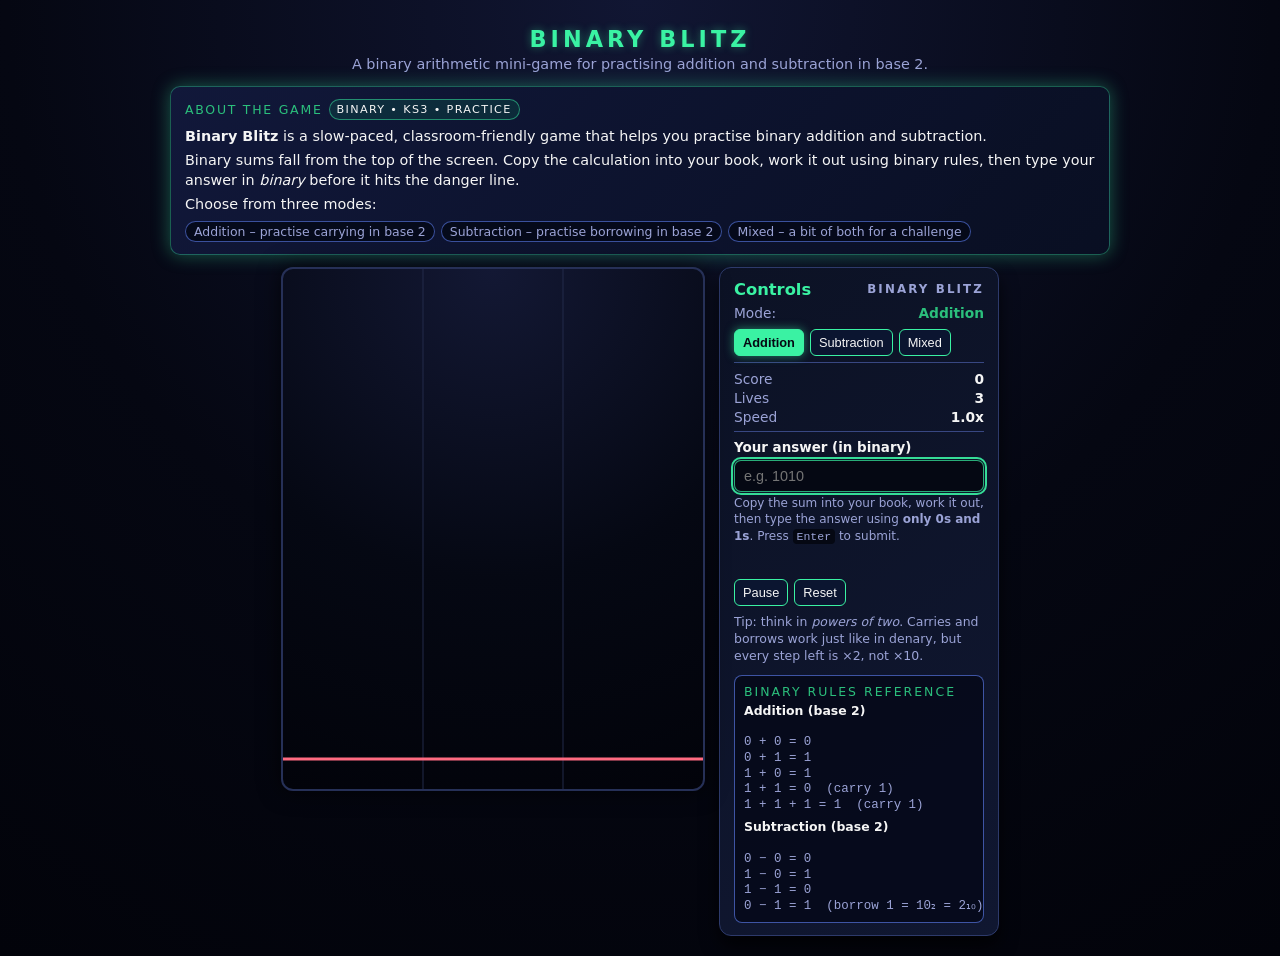
<file: binary.html>
<!DOCTYPE html>
<html lang="en">
<head>
  <meta charset="UTF-8">
  <title>Binary Blitz</title>
  <style>
    :root {
      --bg-main: #050712;
      --bg-panel: #0f1428;
      --bg-panel-alt: #121933;
      --accent: #3af2a3;
      --accent-soft: #2bbf7c;
      --danger: #ff6b81;
      --text-main: #f5f5f5;
      --text-muted: #9ba3d6;
      --grid-line: #222b4a;
      --shadow-glow: 0 0 18px rgba(58, 242, 163, 0.35);
    }

    * { box-sizing: border-box; }

    body {
      font-family: system-ui, -apple-system, BlinkMacSystemFont, "Segoe UI", sans-serif;
      background: radial-gradient(circle at top, #111633 0, #050712 55%, #02030a 100%);
      color: var(--text-main);
      display: flex;
      flex-direction: column;
      align-items: center;
      margin: 0;
      padding: 20px;
      min-height: 100vh;
    }

    h1 {
      margin: 6px 0 0;
      letter-spacing: 0.18em;
      font-size: 1.4rem;
      text-transform: uppercase;
      color: var(--accent);
      text-shadow: 0 0 8px rgba(58, 242, 163, 0.4);
    }

    #subtitle {
      margin: 4px 0 14px;
      font-size: 0.9rem;
      color: var(--text-muted);
    }

    #shell {
      display: flex;
      flex-direction: column;
      gap: 12px;
      max-width: 940px;
      width: 100%;
      align-items: stretch;
    }

    #topRow {
      display: flex;
      gap: 12px;
      flex-wrap: wrap;
      align-items: stretch;
    }

    #aboutPanel {
      flex: 1 1 260px;
      padding: 12px 14px;
      border-radius: 10px;
      background: linear-gradient(135deg, rgba(18, 25, 60, 0.95), rgba(9, 15, 35, 0.98));
      border: 1px solid rgba(58, 242, 163, 0.35);
      box-shadow: var(--shadow-glow);
      font-size: 0.9rem;
    }

    #aboutTitle {
      display: flex;
      align-items: center;
      gap: 6px;
      margin-bottom: 6px;
    }

    #aboutTitle span {
      font-size: 0.78rem;
      color: var(--accent-soft);
      text-transform: uppercase;
      letter-spacing: 0.14em;
    }

    #gameTag {
      display: inline-flex;
      align-items: center;
      gap: 4px;
      padding: 3px 7px;
      border-radius: 999px;
      background: rgba(3, 205, 118, 0.12);
      border: 1px solid rgba(58, 242, 163, 0.5);
      font-size: 0.7rem;
      text-transform: uppercase;
      letter-spacing: 0.12em;
    }

    #aboutPanel p { margin: 4px 0; line-height: 1.4; }

    #modeChips {
      margin-top: 6px;
      display: flex;
      flex-wrap: wrap;
      gap: 6px;
      font-size: 0.78rem;
      color: var(--text-muted);
    }

    .chip {
      padding: 2px 8px;
      border-radius: 999px;
      background: rgba(5, 9, 25, 0.9);
      border: 1px solid rgba(72, 98, 189, 0.8);
    }

    #gameContainer {
      display: flex;
      gap: 14px;
      flex-wrap: wrap;
      justify-content: center;
      align-items: flex-start;
    }

    #canvasWrapper { position: relative; flex: 0 1 420px; }

    canvas {
      background: radial-gradient(circle at top, #131834 0, #050813 55%, #02030a 100%);
      border-radius: 12px;
      border: 2px solid #263057;
      box-shadow: 0 0 22px rgba(0, 0, 0, 0.7);
    }

    #uiPanel {
      flex: 0 1 260px;
      max-width: 280px;
      padding: 12px 14px;
      background: linear-gradient(145deg, #0c1225, #101731);
      border-radius: 12px;
      border: 1px solid #2d3a6b;
      box-shadow: 0 10px 18px rgba(0,0,0,0.7);
      font-size: 0.92rem;
    }

    #uiPanel h2 {
      margin: 0 0 6px;
      font-size: 1.02rem;
      color: var(--accent);
      display: flex;
      align-items: center;
      justify-content: space-between;
    }

    #uiPanel h2 span {
      font-size: 0.74rem;
      text-transform: uppercase;
      letter-spacing: 0.18em;
      color: var(--text-muted);
    }

    .divider {
      border-top: 1px solid rgba(61, 77, 140, 0.9);
      margin: 6px 0 8px;
    }

    .statRow {
      display: flex;
      justify-content: space-between;
      font-size: 0.86rem;
      margin: 3px 0;
    }

    .statLabel { color: var(--text-muted); }
    .statValue { font-weight: 600; }
    #modeLabel { color: var(--accent-soft); }

    .btn-row {
      margin: 8px 0 4px;
      display: flex;
      flex-wrap: wrap;
      gap: 6px;
    }

    button {
      padding: 5px 8px;
      border-radius: 6px;
      border: 1px solid #3af2a3;
      background: #0b1530;
      color: var(--text-main);
      cursor: pointer;
      font-size: 0.8rem;
      transition: background 0.12s ease, transform 0.08s ease, box-shadow 0.12s;
    }

    button.active {
      background: var(--accent);
      color: #050813;
      font-weight: 600;
      box-shadow: 0 0 10px rgba(58, 242, 163, 0.5);
    }

    button:hover { filter: brightness(1.1); transform: translateY(-1px); }
    button:active { transform: translateY(0); box-shadow: none; }

    label {
      font-size: 0.84rem;
      margin-top: 4px;
      display: block;
    }

    #answerInput {
      width: 100%;
      padding: 7px 9px;
      border-radius: 7px;
      border: 1px solid rgba(58, 242, 163, 0.7);
      background: #050813;
      color: var(--text-main);
      font-size: 0.9rem;
      margin: 5px 0 3px;
    }

    #answerInput:focus {
      outline: 2px solid rgba(58, 242, 163, 0.9);
      outline-offset: 1px;
    }

    .hint {
      font-size: 0.75rem;
      color: var(--text-muted);
      margin-bottom: 6px;
      line-height: 1.4;
    }

    .hint code {
      background: #050813;
      padding: 1px 4px;
      border-radius: 4px;
      font-size: 0.72rem;
    }

    #message {
      min-height: 20px;
      font-size: 0.8rem;
      margin-top: 3px;
    }
    #message.good { color: var(--accent); }
    #message.bad  { color: var(--danger); }

    #footer {
      margin-top: 8px;
      font-size: 0.78rem;
      color: var(--text-muted);
      text-align: left;
      line-height: 1.35;
    }

    #footer code {
      background: #050813;
      padding: 1px 4px;
      border-radius: 4px;
    }

    /* Rules reference styling */
    #rulesRef {
      margin-top: 10px;
      padding: 8px 9px;
      border-radius: 8px;
      background: rgba(5, 9, 25, 0.85);
      border: 1px solid rgba(72, 98, 189, 0.85);
      font-size: 0.78rem;
    }

    #rulesRefTitle {
      font-size: 0.78rem;
      text-transform: uppercase;
      letter-spacing: 0.16em;
      color: var(--accent-soft);
      margin-bottom: 4px;
    }

    .rulesBlock { margin-top: 4px; }
    .rulesHeading { font-weight: 600; color: var(--text-main); margin-bottom: 2px; }

    .rulesLines {
      font-family: "Consolas", "Courier New", monospace;
      line-height: 1.25;
      color: var(--text-muted);
      white-space: pre;
    }

    @media (max-width: 780px) {
      #gameContainer {
        flex-direction: column;
        align-items: center;
      }
      #uiPanel {
        max-width: 420px;
        width: 100%;
      }
    }
  </style>
</head>
<body>
  <h1>Binary Blitz</h1>
  <div id="subtitle">A binary arithmetic mini-game for practising addition and subtraction in base&nbsp;2.</div>

  <div id="shell">
    <div id="topRow">
      <section id="aboutPanel">
        <div id="aboutTitle">
          <span>About the game</span>
          <div id="gameTag">Binary • KS3 • Practice</div>
        </div>
        <p><strong>Binary Blitz</strong> is a slow-paced, classroom-friendly game that helps you practise binary addition and subtraction.</p>
        <p>Binary sums fall from the top of the screen. Copy the calculation into your book, work it out using binary rules, then type your answer in <em>binary</em> before it hits the danger line.</p>
        <p>Choose from three modes:</p>
        <div id="modeChips">
          <div class="chip">Addition – practise carrying in base 2</div>
          <div class="chip">Subtraction – practise borrowing in base 2</div>
          <div class="chip">Mixed – a bit of both for a challenge</div>
        </div>
      </section>
    </div>

    <div id="gameContainer">
      <div id="canvasWrapper">
        <canvas id="gameCanvas" width="420" height="520"></canvas>
      </div>

      <aside id="uiPanel">
        <h2>
          Controls
          <span>Binary Blitz</span>
        </h2>
        <div class="statRow">
          <div class="statLabel">Mode:</div>
          <div class="statValue" id="modeLabel">Addition</div>
        </div>
        <div class="btn-row">
          <button id="addModeBtn" class="active">Addition</button>
          <button id="subModeBtn">Subtraction</button>
          <button id="mixedModeBtn">Mixed</button>
        </div>

        <div class="divider"></div>

        <div class="statRow">
          <div class="statLabel">Score</div>
          <div class="statValue" id="scoreSpan">0</div>
        </div>
        <div class="statRow">
          <div class="statLabel">Lives</div>
          <div class="statValue" id="livesSpan">3</div>
        </div>
        <div class="statRow">
          <div class="statLabel">Speed</div>
          <div class="statValue" id="speedSpan">1.0x</div>
        </div>

        <div class="divider"></div>

        <label for="answerInput"><strong>Your answer (in binary)</strong></label>
        <input id="answerInput" autocomplete="off" placeholder="e.g. 1010" />
        <div class="hint">
          Copy the sum into your book, work it out, then type the answer using <strong>only 0s and 1s</strong>.
          Press <code>Enter</code> to submit.
        </div>

        <div id="message"></div>

        <div class="btn-row">
          <button id="pauseBtn">Pause</button>
          <button id="resetBtn">Reset</button>
        </div>

        <div id="footer">
          Tip: think in <em>powers of two</em>. Carries and borrows work just like in denary, but every step left is ×2, not ×10.
        </div>

        <!-- Rules reference block -->
        <div id="rulesRef">
          <div id="rulesRefTitle">Binary rules reference</div>

          <div class="rulesBlock">
            <div class="rulesHeading">Addition (base 2)</div>
            <div class="rulesLines">
0 + 0 = 0
0 + 1 = 1
1 + 0 = 1
1 + 1 = 0  (carry 1)
1 + 1 + 1 = 1  (carry 1)</div>
          </div>

          <div class="rulesBlock" style="margin-top:6px;">
            <div class="rulesHeading">Subtraction (base 2)</div>
            <div class="rulesLines">
0 − 0 = 0
1 − 0 = 1
1 − 1 = 0
0 − 1 = 1  (borrow 1 = 10₂ = 2₁₀)</div>
          </div>
        </div>
      </aside>
    </div>
  </div>

  <script>
    const canvas = document.getElementById('gameCanvas');
    const ctx = canvas.getContext('2d');

    const answerInput = document.getElementById('answerInput');
    const scoreSpan = document.getElementById('scoreSpan');
    const livesSpan = document.getElementById('livesSpan');
    const speedSpan = document.getElementById('speedSpan');
    const messageEl = document.getElementById('message');
    const modeLabel = document.getElementById('modeLabel');

    const addBtn = document.getElementById('addModeBtn');
    const subBtn = document.getElementById('subModeBtn');
    const mixedBtn = document.getElementById('mixedModeBtn');
    const pauseBtn = document.getElementById('pauseBtn');
    const resetBtn = document.getElementById('resetBtn');

    const MODES = { ADD: 'add', SUB: 'sub', MIXED: 'mixed' };
    let mode = MODES.ADD;

    let score = 0;
    let lives = 3;
    let speed = 1;
    let spawnInterval = 9000;
    let lastSpawn = 0;
    let lastTime = 0;
    let paused = false;

    const problems = [];
    const laneCount = 3;
    const laneWidth = canvas.width / laneCount;

    function randomInt(min, max) {
      return Math.floor(Math.random() * (max - min + 1)) + min;
    }

    function toBinary(n) { return n.toString(2); }
    function padBinary(bin, width) { return bin.padStart(width, '0'); }

    function generateProblem() {
      const bits = randomInt(3, 5);
      const maxVal = Math.pow(2, bits) - 1;

      let op;
      if (mode === MODES.MIXED) {
        op = Math.random() < 0.5 ? '+' : '-';
      } else if (mode === MODES.ADD) {
        op = '+';
      } else {
        op = '-';
      }

      let a, b, result;
      if (op === '+') {
        a = randomInt(0, Math.floor(maxVal / 2));
        b = randomInt(0, Math.floor(maxVal / 2));
        result = a + b;
      } else {
        a = randomInt(Math.floor(maxVal / 2), maxVal);
        b = randomInt(0, a);
        result = a - b;
      }

      const aBin = padBinary(toBinary(a), bits);
      const bBin = padBinary(toBinary(b), bits);
      const rBin = toBinary(result);

      const expr = aBin + ' ' + op + ' ' + bBin;
      const lane = randomInt(0, laneCount - 1);

      problems.push({
        a, b, op,
        expr,
        answer: rBin,
        lane,
        y: -40,
        speed: 10 + speed * 2
      });
    }

    function setMessage(text, good=false) {
      messageEl.textContent = text;
      messageEl.className = good ? 'good' : (text ? 'bad' : '');
    }

    function update(dt) {
      if (paused) return;

      if (problems.length === 0 && performance.now() - lastSpawn > spawnInterval) {
        generateProblem();
        lastSpawn = performance.now();
      }

      for (let p of problems) {
        p.y += p.speed * dt;
      }

      for (let i = problems.length - 1; i >= 0; i--) {
        if (problems[i].y > canvas.height - 40) {
          problems.splice(i, 1);
          lives--;
          livesSpan.textContent = lives;
          setMessage('Missed one! Life lost.', false);
          if (lives <= 0) gameOver();
        }
      }

      if (score > 10) speed = 1.1;
      if (score > 25) speed = 1.2;
      speedSpan.textContent = speed.toFixed(1) + 'x';
    }

    function draw() {
      ctx.clearRect(0, 0, canvas.width, canvas.height);

      ctx.strokeStyle = '#222b4a';
      ctx.lineWidth = 1;
      for (let i = 1; i < laneCount; i++) {
        const x = i * laneWidth;
        ctx.beginPath();
        ctx.moveTo(x, 0);
        ctx.lineTo(x, canvas.height);
        ctx.stroke();
      }

      for (let p of problems) {
        const x = p.lane * laneWidth;
        const y = p.y;
        const w = laneWidth - 8;
        const h = 40;

        ctx.fillStyle = '#151e3b';
        ctx.strokeStyle = '#3af2a3';
        ctx.lineWidth = 2;
        ctx.beginPath();
        if (ctx.roundRect) {
          ctx.roundRect(x + 4, y, w, h, 7);
        } else {
          ctx.rect(x + 4, y, w, h);
        }
        ctx.fill();
        ctx.stroke();

        ctx.fillStyle = '#f5f5f5';
        ctx.font = '16px system-ui';
        ctx.textAlign = 'center';
        ctx.textBaseline = 'middle';
        ctx.fillText(p.expr, x + laneWidth / 2, y + h / 2);
      }

      ctx.strokeStyle = '#ff6b81';
      ctx.lineWidth = 3;
      ctx.beginPath();
      ctx.moveTo(0, canvas.height - 30);
      ctx.lineTo(canvas.width, canvas.height - 30);
      ctx.stroke();
    }

    function gameLoop(timestamp) {
      const dt = (timestamp - lastTime) / 1000;
      lastTime = timestamp;
      update(dt);
      draw();
      requestAnimationFrame(gameLoop);
    }

    function checkAnswer() {
      const input = answerInput.value.trim();
      if (!input) return;
      if (!/^[01]+$/.test(input)) {
        setMessage('Only 0s and 1s allowed in binary.', false);
        return;
      }

      if (problems.length === 0) {
        setMessage('No falling sums yet — wait for the next one.', false);
        return;
      }

      let target = problems[0];
      for (let p of problems) {
        if (p.y > target.y) target = p;
      }

      const cleanedInput  = input.replace(/^0+/, '') || '0';
      const cleanedAnswer = target.answer.replace(/^0+/, '') || '0';

      if (cleanedInput === cleanedAnswer) {
        score += 1;
        scoreSpan.textContent = score;
        const index = problems.indexOf(target);
        if (index !== -1) problems.splice(index, 1);
        setMessage('✅ Correct! Nice binary work.', true);
        answerInput.value = '';
      } else {
        setMessage('❌ Not quite. Try again!', false);
      }
    }

    function gameOver() {
      paused = true;
      setMessage('Game over! Press Reset to play again.', false);
    }

    function resetGame() {
      score = 0;
      lives = 3;
      speed = 1;
      spawnInterval = 9000;
      lastSpawn = performance.now();
      problems.length = 0;
      paused = false;
      scoreSpan.textContent = score;
      livesSpan.textContent = lives;
      speedSpan.textContent = speed.toFixed(1) + 'x';
      setMessage('');
    }

    answerInput.addEventListener('keydown', e => {
      if (e.key === 'Enter') checkAnswer();
    });

    pauseBtn.addEventListener('click', () => {
      paused = !paused;
      pauseBtn.textContent = paused ? 'Resume' : 'Pause';
      setMessage(paused ? 'Paused.' : '', false);
    });

    resetBtn.addEventListener('click', resetGame);

    function setMode(newMode) {
      mode = newMode;
      addBtn.classList.toggle('active', mode === MODES.ADD);
      subBtn.classList.toggle('active', mode === MODES.SUB);
      mixedBtn.classList.toggle('active', mode === MODES.MIXED);

      modeLabel.textContent =
        mode === MODES.ADD ? 'Addition' :
        mode === MODES.SUB ? 'Subtraction' : 'Mixed';

      resetGame();
    }

    addBtn.addEventListener('click', () => setMode(MODES.ADD));
    subBtn.addEventListener('click', () => setMode(MODES.SUB));
    mixedBtn.addEventListener('click', () => setMode(MODES.MIXED));

    resetGame();
    answerInput.focus();
    requestAnimationFrame(t => { lastTime = t; gameLoop(t); });
  </script>
</body>
</html>
</file>
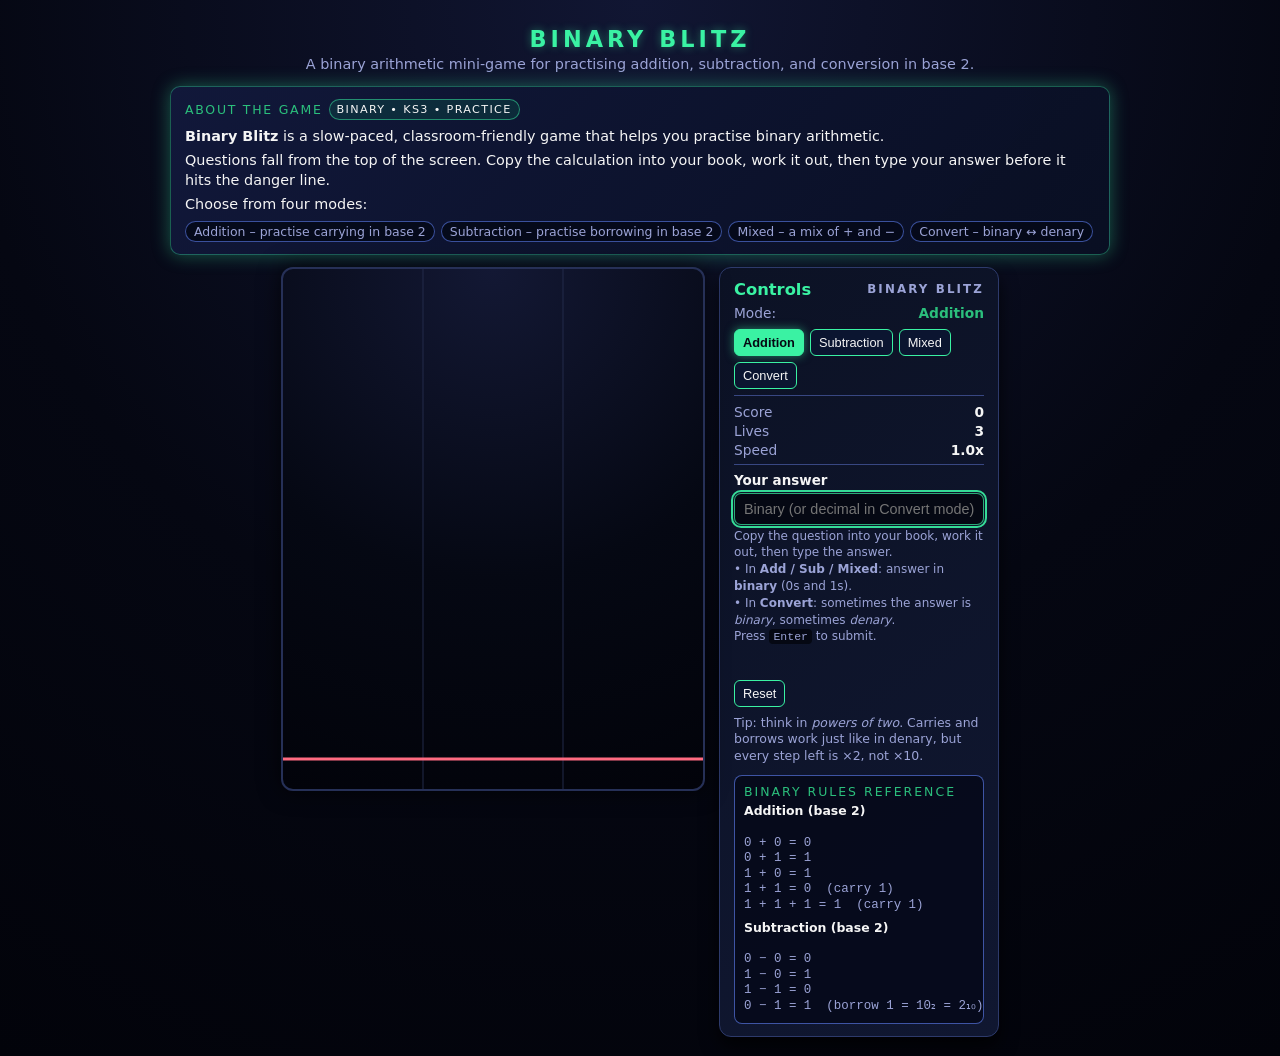
<file: binary_advanced.html>
<!DOCTYPE html>
<html lang="en">
<head>
  <meta charset="UTF-8">
  <title>Binary Blitz</title>
  <style>
    :root {
      --bg-main: #050712;
      --bg-panel: #0f1428;
      --bg-panel-alt: #121933;
      --accent: #3af2a3;
      --accent-soft: #2bbf7c;
      --danger: #ff6b81;
      --text-main: #f5f5f5;
      --text-muted: #9ba3d6;
      --grid-line: #222b4a;
      --shadow-glow: 0 0 18px rgba(58, 242, 163, 0.35);
    }

    * { box-sizing: border-box; }

    body {
      font-family: system-ui, -apple-system, BlinkMacSystemFont, "Segoe UI", sans-serif;
      background: radial-gradient(circle at top, #111633 0, #050712 55%, #02030a 100%);
      color: var(--text-main);
      display: flex;
      flex-direction: column;
      align-items: center;
      margin: 0;
      padding: 20px;
      min-height: 100vh;
    }

    h1 {
      margin: 6px 0 0;
      letter-spacing: 0.18em;
      font-size: 1.4rem;
      text-transform: uppercase;
      color: var(--accent);
      text-shadow: 0 0 8px rgba(58, 242, 163, 0.4);
    }

    #subtitle {
      margin: 4px 0 14px;
      font-size: 0.9rem;
      color: var(--text-muted);
    }

    #shell {
      display: flex;
      flex-direction: column;
      gap: 12px;
      max-width: 940px;
      width: 100%;
      align-items: stretch;
    }

    #topRow {
      display: flex;
      gap: 12px;
      flex-wrap: wrap;
      align-items: stretch;
    }

    #aboutPanel {
      flex: 1 1 260px;
      padding: 12px 14px;
      border-radius: 10px;
      background: linear-gradient(135deg, rgba(18, 25, 60, 0.95), rgba(9, 15, 35, 0.98));
      border: 1px solid rgba(58, 242, 163, 0.35);
      box-shadow: var(--shadow-glow);
      font-size: 0.9rem;
    }

    #aboutTitle {
      display: flex;
      align-items: center;
      gap: 6px;
      margin-bottom: 6px;
    }

    #aboutTitle span {
      font-size: 0.78rem;
      color: var(--accent-soft);
      text-transform: uppercase;
      letter-spacing: 0.14em;
    }

    #gameTag {
      display: inline-flex;
      align-items: center;
      gap: 4px;
      padding: 3px 7px;
      border-radius: 999px;
      background: rgba(3, 205, 118, 0.12);
      border: 1px solid rgba(58, 242, 163, 0.5);
      font-size: 0.7rem;
      text-transform: uppercase;
      letter-spacing: 0.12em;
    }

    #aboutPanel p { margin: 4px 0; line-height: 1.4; }

    #modeChips {
      margin-top: 6px;
      display: flex;
      flex-wrap: wrap;
      gap: 6px;
      font-size: 0.78rem;
      color: var(--text-muted);
    }

    .chip {
      padding: 2px 8px;
      border-radius: 999px;
      background: rgba(5, 9, 25, 0.9);
      border: 1px solid rgba(72, 98, 189, 0.8);
    }

    #gameContainer {
      display: flex;
      gap: 14px;
      flex-wrap: wrap;
      justify-content: center;
      align-items: flex-start;
    }

    #canvasWrapper { position: relative; flex: 0 1 420px; }

    canvas {
      background: radial-gradient(circle at top, #131834 0, #050813 55%, #02030a 100%);
      border-radius: 12px;
      border: 2px solid #263057;
      box-shadow: 0 0 22px rgba(0, 0, 0, 0.7);
    }

    #uiPanel {
      flex: 0 1 260px;
      max-width: 280px;
      padding: 12px 14px;
      background: linear-gradient(145deg, #0c1225, #101731);
      border-radius: 12px;
      border: 1px solid #2d3a6b;
      box-shadow: 0 10px 18px rgba(0,0,0,0.7);
      font-size: 0.92rem;
    }

    #uiPanel h2 {
      margin: 0 0 6px;
      font-size: 1.02rem;
      color: var(--accent);
      display: flex;
      align-items: center;
      justify-content: space-between;
    }

    #uiPanel h2 span {
      font-size: 0.74rem;
      text-transform: uppercase;
      letter-spacing: 0.18em;
      color: var(--text-muted);
    }

    .divider {
      border-top: 1px solid rgba(61, 77, 140, 0.9);
      margin: 6px 0 8px;
    }

    .statRow {
      display: flex;
      justify-content: space-between;
      font-size: 0.86rem;
      margin: 3px 0;
    }

    .statLabel { color: var(--text-muted); }
    .statValue { font-weight: 600; }
    #modeLabel { color: var(--accent-soft); }

    .btn-row {
      margin: 8px 0 4px;
      display: flex;
      flex-wrap: wrap;
      gap: 6px;
    }

    button {
      padding: 5px 8px;
      border-radius: 6px;
      border: 1px solid #3af2a3;
      background: #0b1530;
      color: var(--text-main);
      cursor: pointer;
      font-size: 0.8rem;
      transition: background 0.12s ease, transform 0.08s ease, box-shadow 0.12s;
    }

    button.active {
      background: var(--accent);
      color: #050813;
      font-weight: 600;
      box-shadow: 0 0 10px rgba(58, 242, 163, 0.5);
    }

    button:hover { filter: brightness(1.1); transform: translateY(-1px); }
    button:active { transform: translateY(0); box-shadow: none; }

    label {
      font-size: 0.84rem;
      margin-top: 4px;
      display: block;
    }

    #answerInput {
      width: 100%;
      padding: 7px 9px;
      border-radius: 7px;
      border: 1px solid rgba(58, 242, 163, 0.7);
      background: #050813;
      color: #f5f5f5;
      font-size: 0.9rem;
      margin: 5px 0 3px;
    }

    #answerInput:focus {
      outline: 2px solid rgba(58, 242, 163, 0.9);
      outline-offset: 1px;
    }

    .hint {
      font-size: 0.75rem;
      color: var(--text-muted);
      margin-bottom: 6px;
      line-height: 1.4;
    }

    .hint code {
      background: #050813;
      padding: 1px 4px;
      border-radius: 4px;
      font-size: 0.72rem;
    }

    #message {
      min-height: 20px;
      font-size: 0.8rem;
      margin-top: 3px;
    }
    #message.good { color: var(--accent); }
    #message.bad  { color: var(--danger); }

    #footer {
      margin-top: 8px;
      font-size: 0.78rem;
      color: var(--text-muted);
      text-align: left;
      line-height: 1.35;
    }

    #footer code {
      background: #050813;
      padding: 1px 4px;
      border-radius: 4px;
    }

    /* Rules reference styling */
    #rulesRef {
      margin-top: 10px;
      padding: 8px 9px;
      border-radius: 8px;
      background: rgba(5, 9, 25, 0.85);
      border: 1px solid rgba(72, 98, 189, 0.85);
      font-size: 0.78rem;
    }

    #rulesRefTitle {
      font-size: 0.78rem;
      text-transform: uppercase;
      letter-spacing: 0.16em;
      color: var(--accent-soft);
      margin-bottom: 4px;
    }

    .rulesBlock { margin-top: 4px; }
    .rulesHeading { font-weight: 600; color: var(--text-main); margin-bottom: 2px; }

    .rulesLines {
      font-family: "Consolas", "Courier New", monospace;
      line-height: 1.25;
      color: var(--text-muted);
      white-space: pre;
    }

    /* Tutorial overlay */
    #convertHelpOverlay {
      position: fixed;
      inset: 0;
      background: rgba(0,0,0,0.7);
      display: flex;
      align-items: center;
      justify-content: center;
      z-index: 999;
    }

    #convertHelpOverlay.hidden {
      display: none;
    }

    #convertHelpCard {
      max-width: 380px;
      width: 90%;
      background: #0f1428;
      border-radius: 12px;
      border: 1px solid #3af2a3;
      box-shadow: 0 0 20px rgba(0,0,0,0.8);
      padding: 14px 16px 12px;
      font-size: 0.9rem;
      color: #f5f5f5;
    }

    #convertHelpCard h3 {
      margin: 0 0 6px;
      font-size: 1rem;
      color: #3af2a3;
    }

    #convertHelpCard p {
      margin: 4px 0;
      line-height: 1.4;
      color: #c9cff7;
    }

    #convertHelpCard ul {
      margin: 4px 0 8px 18px;
      padding: 0;
      color: #c9cff7;
      font-size: 0.86rem;
    }

    #convertHelpCard li {
      margin-bottom: 3px;
    }

    #convertHelpCard .legend {
      margin-top: 6px;
      font-size: 0.82rem;
    }

    .legend span {
      font-weight: 600;
    }

    .legend .binColour {
      color: #7fffb0;
    }

    .legend .denColour {
      color: #7fb3ff;
    }

    #convertHelpClose {
      margin-top: 8px;
      display: inline-block;
      padding: 5px 10px;
      border-radius: 6px;
      border: 1px solid #3af2a3;
      background: #0b1530;
      color: #f5f5f5;
      cursor: pointer;
      font-size: 0.8rem;
    }

    #convertHelpClose:hover {
      filter: brightness(1.1);
    }

    @media (max-width: 780px) {
      #gameContainer {
        flex-direction: column;
        align-items: center;
      }
      #uiPanel {
        max-width: 420px;
        width: 100%;
      }
    }
  </style>
</head>
<body>
  <h1>Binary Blitz</h1>
  <div id="subtitle">A binary arithmetic mini-game for practising addition, subtraction, and conversion in base&nbsp;2.</div>

  <div id="shell">
    <div id="topRow">
      <section id="aboutPanel">
        <div id="aboutTitle">
          <span>About the game</span>
          <div id="gameTag">Binary • KS3 • Practice</div>
        </div>
        <p><strong>Binary Blitz</strong> is a slow-paced, classroom-friendly game that helps you practise binary arithmetic.</p>
        <p>Questions fall from the top of the screen. Copy the calculation into your book, work it out, then type your answer before it hits the danger line.</p>
        <p>Choose from four modes:</p>
        <div id="modeChips">
          <div class="chip">Addition – practise carrying in base 2</div>
          <div class="chip">Subtraction – practise borrowing in base 2</div>
          <div class="chip">Mixed – a mix of + and −</div>
          <div class="chip">Convert – binary ↔ denary</div>
        </div>
      </section>
    </div>

    <div id="gameContainer">
      <div id="canvasWrapper">
        <canvas id="gameCanvas" width="420" height="520"></canvas>
      </div>

      <aside id="uiPanel">
        <h2>
          Controls
          <span>Binary Blitz</span>
        </h2>
        <div class="statRow">
          <div class="statLabel">Mode:</div>
          <div class="statValue" id="modeLabel">Addition</div>
        </div>
        <div class="btn-row">
          <button id="addModeBtn" class="active">Addition</button>
          <button id="subModeBtn">Subtraction</button>
          <button id="mixedModeBtn">Mixed</button>
          <button id="convertModeBtn">Convert</button>
        </div>

        <div class="divider"></div>

        <div class="statRow">
          <div class="statLabel">Score</div>
          <div class="statValue" id="scoreSpan">0</div>
        </div>
        <div class="statRow">
          <div class="statLabel">Lives</div>
          <div class="statValue" id="livesSpan">3</div>
        </div>
        <div class="statRow">
          <div class="statLabel">Speed</div>
          <div class="statValue" id="speedSpan">1.0x</div>
        </div>

        <div class="divider"></div>

        <label for="answerInput"><strong>Your answer</strong></label>
        <input id="answerInput" autocomplete="off" placeholder="Binary (or decimal in Convert mode)" />
        <div class="hint">
          Copy the question into your book, work it out, then type the answer.<br>
          • In <strong>Add / Sub / Mixed</strong>: answer in <strong>binary</strong> (0s and 1s).<br>
          • In <strong>Convert</strong>: sometimes the answer is <em>binary</em>, sometimes <em>denary</em>.<br>
          Press <code>Enter</code> to submit.
        </div>

        <div id="message"></div>

        <div class="btn-row">
          <button id="resetBtn">Reset</button>
        </div>

        <div id="footer">
          Tip: think in <em>powers of two</em>. Carries and borrows work just like in denary, but every step left is ×2, not ×10.
        </div>

        <!-- Rules reference block -->
        <div id="rulesRef">
          <div id="rulesRefTitle">Binary rules reference</div>

          <div class="rulesBlock">
            <div class="rulesHeading">Addition (base 2)</div>
            <div class="rulesLines">
0 + 0 = 0
0 + 1 = 1
1 + 0 = 1
1 + 1 = 0  (carry 1)
1 + 1 + 1 = 1  (carry 1)</div>
          </div>

          <div class="rulesBlock" style="margin-top:6px;">
            <div class="rulesHeading">Subtraction (base 2)</div>
            <div class="rulesLines">
0 − 0 = 0
1 − 0 = 1
1 − 1 = 0
0 − 1 = 1  (borrow 1 = 10₂ = 2₁₀)</div>
          </div>
        </div>
      </aside>
    </div>
  </div>

  <!-- Convert mode tutorial overlay -->
  <div id="convertHelpOverlay" class="hidden">
    <div id="convertHelpCard">
      <h3>Convert Mode – How it works</h3>
      <p>In <strong>Convert</strong> mode, each question asks you to change a number between binary and denary.</p>
      <ul>
        <li>If it says <strong>1011 → ? in Denary</strong>, your answer should be a decimal number like <strong>11</strong>.</li>
        <li>If it says <strong>13 → ? in Binary</strong>, your answer should be a binary number like <strong>1101</strong>.</li>
      </ul>
      <p class="legend">
        Colour guide:<br>
        <span class="denColour">• Blue question</span> → answer in <strong>Denary</strong> (0–9).<br>
        <span class="binColour">• Green question</span> → answer in <strong>Binary</strong> (0s and 1s).
      </p>
      <button id="convertHelpClose">Got it</button>
    </div>
  </div>

  <script>
    const canvas = document.getElementById('gameCanvas');
    const ctx = canvas.getContext('2d');

    const answerInput = document.getElementById('answerInput');
    const scoreSpan = document.getElementById('scoreSpan');
    const livesSpan = document.getElementById('livesSpan');
    const speedSpan = document.getElementById('speedSpan');
    const messageEl = document.getElementById('message');
    const modeLabel = document.getElementById('modeLabel');

    const addBtn = document.getElementById('addModeBtn');
    const subBtn = document.getElementById('subModeBtn');
    const mixedBtn = document.getElementById('mixedModeBtn');
    const convertBtn = document.getElementById('convertModeBtn');
    const resetBtn = document.getElementById('resetBtn');

    const convertHelpOverlay = document.getElementById('convertHelpOverlay');
    const convertHelpClose = document.getElementById('convertHelpClose');

    const MODES = { ADD: 'add', SUB: 'sub', MIXED: 'mixed', CONVERT: 'convert' };
    let mode = MODES.ADD;
    let hasSeenConvertHelp = false;

    let score = 0;
    let lives = 3;
    let speed = 1;
    let spawnInterval = 9000;
    let lastSpawn = 0;
    let lastTime = 0;
    let paused = false;

    const problems = [];
    const laneCount = 3;
    const laneWidth = canvas.width / laneCount;

    function randomInt(min, max) {
      return Math.floor(Math.random() * (max - min + 1)) + min;
    }

    function toBinary(n) { return n.toString(2); }
    function padBinary(bin, width) { return bin.padStart(width, '0'); }

    function generateProblem() {
      const bits = randomInt(3, 5);
      const maxVal = Math.pow(2, bits) - 1;
      const lane = randomInt(0, laneCount - 1);

      if (mode === MODES.CONVERT) {
        const val = randomInt(0, maxVal);
        let expr, answer, convertType;

        if (Math.random() < 0.5) {
          // Binary → Denary
          const bin = padBinary(toBinary(val), bits);
          expr = bin + " → ? in Denary";
          answer = String(val);
          convertType = "b2d";
        } else {
          // Denary → Binary
          expr = String(val) + " → ? in Binary";
          answer = toBinary(val);
          convertType = "d2b";
        }

        problems.push({
          expr,
          answer,
          convertType,
          lane,
          y: -40,
          speed: 10 + speed * 2
        });
        return;
      }

      // Addition / subtraction modes
      let op;
      if (mode === MODES.MIXED) {
        op = Math.random() < 0.5 ? '+' : '-';
      } else if (mode === MODES.ADD) {
        op = '+';
      } else {
        op = '-';
      }

      let a, b, result;
      if (op === '+') {
        a = randomInt(0, Math.floor(maxVal / 2));
        b = randomInt(0, Math.floor(maxVal / 2));
        result = a + b;
      } else {
        a = randomInt(Math.floor(maxVal / 2), maxVal);
        b = randomInt(0, a);
        result = a - b;
      }

      const aBin = padBinary(toBinary(a), bits);
      const bBin = padBinary(toBinary(b), bits);
      const rBin = toBinary(result);

      const expr = aBin + ' ' + op + ' ' + bBin;

      problems.push({
        a, b, op,
        expr,
        answer: rBin,
        lane,
        y: -40,
        speed: 10 + speed * 2
      });
    }

    function setMessage(text, good=false) {
      messageEl.textContent = text;
      messageEl.className = good ? 'good' : (text ? 'bad' : '');
    }

    function update(dt) {
      if (paused) return;

      if (problems.length === 0 && performance.now() - lastSpawn > spawnInterval) {
        generateProblem();
        lastSpawn = performance.now();
      }

      for (let p of problems) {
        p.y += p.speed * dt;
      }

      for (let i = problems.length - 1; i >= 0; i--) {
        if (problems[i].y > canvas.height - 40) {
          problems.splice(i, 1);
          lives--;
          livesSpan.textContent = lives;
          setMessage('Missed one! Life lost.', false);
          if (lives <= 0) gameOver();
        }
      }

      if (score > 10) speed = 1.1;
      if (score > 25) speed = 1.2;
      speedSpan.textContent = speed.toFixed(1) + 'x';
    }

    function draw() {
      ctx.clearRect(0, 0, canvas.width, canvas.height);

      ctx.strokeStyle = '#222b4a';
      ctx.lineWidth = 1;
      for (let i = 1; i < laneCount; i++) {
        const x = i * laneWidth;
        ctx.beginPath();
        ctx.moveTo(x, 0);
        ctx.lineTo(x, canvas.height);
        ctx.stroke();
      }

      for (let p of problems) {
        const x = p.lane * laneWidth;
        const y = p.y;
        const w = laneWidth - 8;
        const h = 40;

        ctx.fillStyle = '#151e3b';
        ctx.strokeStyle = '#3af2a3';
        ctx.lineWidth = 2;
        ctx.beginPath();
        if (ctx.roundRect) {
          ctx.roundRect(x + 4, y, w, h, 7);
        } else {
          ctx.rect(x + 4, y, w, h);
        }
        ctx.fill();
        ctx.stroke();

        // Colour coding for Convert mode
        let textColor = '#f5f5f5';
        if (p.convertType === 'b2d') {
          textColor = '#7fb3ff'; // blue = denary
        } else if (p.convertType === 'd2b') {
          textColor = '#7fffb0'; // green = binary
        }

        ctx.fillStyle = textColor;
        ctx.font = '16px system-ui';
        ctx.textAlign = 'center';
        ctx.textBaseline = 'middle';
        ctx.fillText(p.expr, x + laneWidth / 2, y + h / 2);
      }

      ctx.strokeStyle = '#ff6b81';
      ctx.lineWidth = 3;
      ctx.beginPath();
      ctx.moveTo(0, canvas.height - 30);
      ctx.lineTo(canvas.width, canvas.height - 30);
      ctx.stroke();
    }

    function gameLoop(timestamp) {
      const dt = (timestamp - lastTime) / 1000;
      lastTime = timestamp;
      update(dt);
      draw();
      requestAnimationFrame(gameLoop);
    }

    function checkAnswer() {
      const input = answerInput.value.trim();
      if (!input) return;

      if (problems.length === 0) {
        setMessage('No falling questions yet — wait for the next one.', false);
        return;
      }

      let target = problems[0];
      for (let p of problems) {
        if (p.y > target.y) target = p;
      }

      // Input validation depends on mode and question type
      if (mode === MODES.CONVERT && target.convertType === 'b2d') {
        if (!/^[0-9]+$/.test(input)) {
          setMessage('Use decimal digits (0–9) for this question.', false);
          return;
        }
      } else {
        if (!/^[01]+$/.test(input)) {
          setMessage('Use only 0s and 1s for this question.', false);
          return;
        }
      }

      const cleanedInput  = input.replace(/^0+/, '') || '0';
      const cleanedAnswer = String(target.answer).replace(/^0+/, '') || '0';

      if (cleanedInput === cleanedAnswer) {
        score += 1;
        scoreSpan.textContent = score;
        const index = problems.indexOf(target);
        if (index !== -1) problems.splice(index, 1);
        setMessage('✅ Correct! Nice work.', true);
        answerInput.value = '';
      } else {
        setMessage('❌ Not quite. Try again!', false);
      }
    }

    function gameOver() {
      paused = true;
      setMessage('Game over! Press Reset to play again.', false);
    }

    function resetGame() {
      score = 0;
      lives = 3;
      speed = 1;
      spawnInterval = 9000;
      lastSpawn = performance.now();
      problems.length = 0;
      paused = false;
      scoreSpan.textContent = score;
      livesSpan.textContent = lives;
      speedSpan.textContent = speed.toFixed(1) + 'x';
      setMessage('');
      answerInput.value = '';
    }

    answerInput.addEventListener('keydown', e => {
      if (e.key === 'Enter') checkAnswer();
    });

    resetBtn.addEventListener('click', resetGame);

    function showConvertHelp() {
      convertHelpOverlay.classList.remove('hidden');
    }

    convertHelpClose.addEventListener('click', () => {
      convertHelpOverlay.classList.add('hidden');
      hasSeenConvertHelp = true;
    });

    function setMode(newMode) {
      mode = newMode;
      addBtn.classList.toggle('active', mode === MODES.ADD);
      subBtn.classList.toggle('active', mode === MODES.SUB);
      mixedBtn.classList.toggle('active', mode === MODES.MIXED);
      convertBtn.classList.toggle('active', mode === MODES.CONVERT);

      modeLabel.textContent =
        mode === MODES.ADD ? 'Addition' :
        mode === MODES.SUB ? 'Subtraction' :
        mode === MODES.MIXED ? 'Mixed' : 'Conversion';

      resetGame();

      if (mode === MODES.CONVERT && !hasSeenConvertHelp) {
        showConvertHelp();
      }
    }

    addBtn.addEventListener('click', () => setMode(MODES.ADD));
    subBtn.addEventListener('click', () => setMode(MODES.SUB));
    mixedBtn.addEventListener('click', () => setMode(MODES.MIXED));
    convertBtn.addEventListener('click', () => setMode(MODES.CONVERT));

    resetGame();
    answerInput.focus();
    requestAnimationFrame(t => { lastTime = t; gameLoop(t); });
  </script>
</body>
</html>
</file>
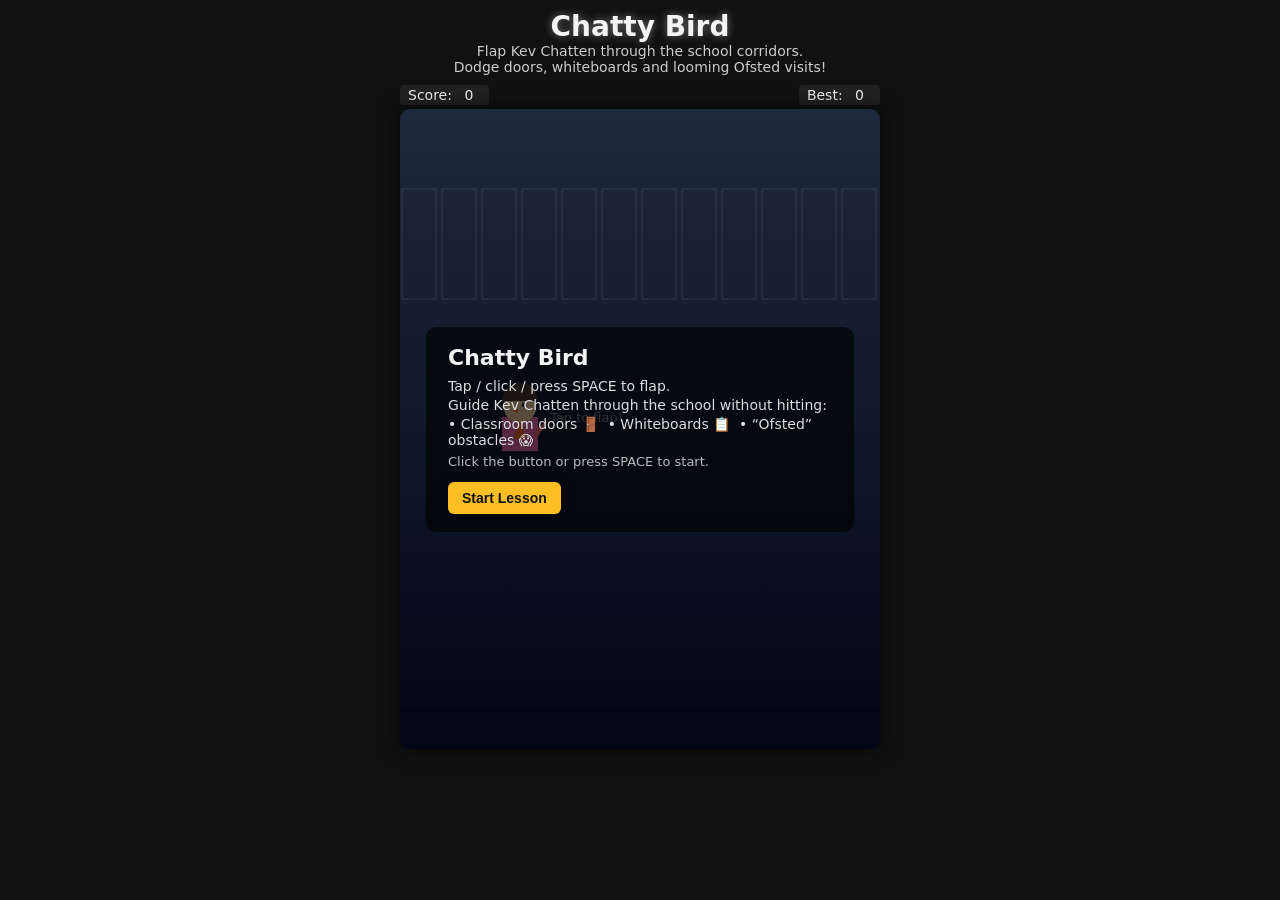
<file: chattyman.html>
<!DOCTYPE html>
<html lang="en">
<head>
  <meta charset="UTF-8">
  <title>Chatty Bird – School Edition</title>
  <style>
    body {
      margin: 0;
      background: #111;
      color: #f4f4f4;
      font-family: system-ui, -apple-system, BlinkMacSystemFont, "Segoe UI", sans-serif;
      display: flex;
      flex-direction: column;
      align-items: center;
      justify-content: flex-start;
      height: 100vh;
    }

    h1 {
      margin: 10px 0 0;
      font-size: 28px;
      text-shadow: 0 0 8px rgba(255, 255, 255, 0.4);
    }

    #subtitle {
      font-size: 14px;
      margin-bottom: 10px;
      color: #ccc;
      text-align: center;
    }

    #hud {
      width: 480px;
      display: flex;
      justify-content: space-between;
      font-size: 14px;
      margin-bottom: 4px;
    }

    #hud span {
      padding: 2px 8px;
      border-radius: 4px;
      background: #222;
    }

    #game-container {
      position: relative;
      width: 480px;
      height: 640px;
      border-radius: 10px;
      overflow: hidden;
      box-shadow: 0 0 20px rgba(0, 0, 0, 0.8);
    }

    canvas {
      display: block;
      background: linear-gradient(#1e293b, #020617);
    }

    #overlay {
      position: absolute;
      inset: 0;
      display: flex;
      align-items: center;
      justify-content: center;
      pointer-events: none;
    }

    #overlay-inner {
      background: rgba(0, 0, 0, 0.65);
      padding: 18px 22px;
      border-radius: 10px;
      text-align: centre;
      max-width: 80%;
      pointer-events: auto;
    }

    #overlay h2 {
      margin: 0 0 8px;
      font-size: 22px;
    }

    #overlay p {
      margin: 3px 0;
      font-size: 14px;
      color: #ddd;
    }

    #overlay .hint {
      margin-top: 6px;
      font-size: 13px;
      color: #bbb;
    }

    #start-btn {
      margin-top: 10px;
      padding: 8px 14px;
      border-radius: 6px;
      border: none;
      cursor: pointer;
      background: #fbbf24;
      color: #111;
      font-weight: 600;
      font-size: 14px;
      box-shadow: 0 0 8px rgba(0, 0, 0, 0.6);
    }

    #start-btn:hover {
      filter: brightness(1.06);
    }
  </style>
</head>
<body>
  <h1>Chatty Bird</h1>
  <div id="subtitle">
    Flap Kev Chatten through the school corridors.<br>
    Dodge doors, whiteboards and looming Ofsted visits!
  </div>

  <div id="hud">
    <span>Score: <span id="score">0</span></span>
    <span>Best: <span id="best">0</span></span>
  </div>

  <div id="game-container">
    <canvas id="game" width="480" height="640"></canvas>

    <div id="overlay">
      <div id="overlay-inner">
        <h2>Chatty Bird</h2>
        <p>Tap / click / press SPACE to flap.</p>
        <p>Guide Kev Chatten through the school without hitting:</p>
        <p>• Classroom doors 🚪 &nbsp;• Whiteboards 📋 &nbsp;• “Ofsted” obstacles 😱</p>
        <p class="hint">Click the button or press SPACE to start.</p>
        <button id="start-btn">Start Lesson</button>
      </div>
    </div>
  </div>

  <script>
    const canvas = document.getElementById("game");
    const ctx = canvas.getContext("2d");

    const scoreEl = document.getElementById("score");
    const bestEl = document.getElementById("best");
    const overlay = document.getElementById("overlay");
    const overlayInner = document.getElementById("overlay-inner");
    const startBtn = document.getElementById("start-btn");

    const W = canvas.width;
    const H = canvas.height;

    // Game states: "start", "playing", "over"
    let gameState = "start";

    // Bird (Kev)
    const bird = {
      x: 120,
      y: H / 2,
      r: 18,
      vy: 0
    };

    // Physics
    const gravity = 0.4;
    const flapStrength = -7.5;
    const scrollSpeed = 2.8;

    // Obstacles = school 'pillars'
    let obstacles = [];
    let frameCount = 0;
    let score = 0;
    let bestScore = 0;

    function resetGame() {
      bird.y = H / 2;
      bird.vy = 0;
      obstacles = [];
      frameCount = 0;
      score = 0;
      scoreEl.textContent = score;
      gameState = "playing";
      overlay.style.display = "none";
    }

    function gameOver() {
      gameState = "over";
      if (score > bestScore) bestScore = score;
      bestEl.textContent = bestScore;

      overlayInner.innerHTML = `
        <h2>Game Over</h2>
        <p>Final score: <strong>${score}</strong></p>
        <p>Best: <strong>${bestScore}</strong></p>
        <p class="hint">Click or press SPACE to try again.</p>
        <button id="start-btn">Restart Lesson</button>
      `;
      overlay.style.display = "flex";

      // re-bind button
      const newStartBtn = document.getElementById("start-btn");
      newStartBtn.addEventListener("click", () => {
        resetGame();
      });
    }

    function spawnObstacle() {
      // Gap parameters
      const gapHeight = 150;
      const minY = 80;
      const maxY = H - 80 - gapHeight;
      const gapY = minY + Math.random() * (maxY - minY);

      const width = 70;

      // Each obstacle pair is one "corridor" with labels
      obstacles.push({
        x: W + 20,
        width,
        gapY,
        gapHeight,
        passed: false,
        labelTop: pickRandomLabel(["Ofsted", "Mock Exams", "Data Drop"]),
        labelBottom: pickRandomLabel(["Detention", "Parents’ Evening", "Cover Duty"])
      });
    }

    function pickRandomLabel(arr) {
      return arr[Math.floor(Math.random() * arr.length)];
    }

    function update() {
      if (gameState === "playing") {
        // Bird physics
        bird.vy += gravity;
        bird.y += bird.vy;

        // Ground / ceiling
        if (bird.y + bird.r >= H - 40 || bird.y - bird.r <= 0) {
          gameOver();
        }

        // Spawn obstacles
        frameCount++;
        if (frameCount % 120 === 0) {
          spawnObstacle();
        }

        // Move obstacles
        for (let i = obstacles.length - 1; i >= 0; i--) {
          const o = obstacles[i];
          o.x -= scrollSpeed;

          // Score when passed
          if (!o.passed && o.x + o.width < bird.x) {
            o.passed = true;
            score++;
            scoreEl.textContent = score;
          }

          // Remove off-screen
          if (o.x + o.width < -50) {
            obstacles.splice(i, 1);
          }
        }

        // Collision detection
        for (const o of obstacles) {
          // top rect: x..x+width, 0..gapY
          // bottom rect: x..x+width, gapY+gapHeight..H
          if (circleRectCollision(bird.x, bird.y, bird.r, o.x, 0, o.width, o.gapY) ||
              circleRectCollision(bird.x, bird.y, bird.r, o.x, o.gapY + o.gapHeight, o.width, H - (o.gapY + o.gapHeight))) {
            gameOver();
            break;
          }
        }
      }
    }

    function circleRectCollision(cx, cy, cr, rx, ry, rw, rh) {
      const closestX = Math.max(rx, Math.min(cx, rx + rw));
      const closestY = Math.max(ry, Math.min(cy, ry + rh));
      const dx = cx - closestX;
      const dy = cy - closestY;
      return dx * dx + dy * dy <= cr * cr;
    }

    function flap() {
      if (gameState === "start") {
        resetGame();
      } else if (gameState === "playing") {
        bird.vy = flapStrength;
      } else if (gameState === "over") {
        resetGame();
      }
    }

    function drawBackground() {
      // simple gym-style floor
      ctx.fillStyle = "#020617";
      ctx.fillRect(0, H - 40, W, 40);

      // faint lockers
      const lockerWidth = 40;
      ctx.strokeStyle = "rgba(148, 163, 184, 0.2)";
      ctx.lineWidth = 1;
      for (let x = 0; x < W; x += lockerWidth) {
        ctx.strokeRect(x + 2, 80, lockerWidth - 6, 110);
      }
    }

    function drawObstacles() {
      ctx.textAlign = "center";
      ctx.textBaseline = "middle";
      ctx.font = "12px system-ui";

      obstacles.forEach(o => {
        // Top board / door
        ctx.fillStyle = "#1f2937";
        ctx.fillRect(o.x, 0, o.width, o.gapY);

        // Bottom board / door
        ctx.fillStyle = "#1f2937";
        ctx.fillRect(o.x, o.gapY + o.gapHeight, o.width, H - (o.gapY + o.gapHeight));

        // Trim
        ctx.strokeStyle = "#facc15";
        ctx.lineWidth = 3;
        ctx.strokeRect(o.x + 1.5, 1.5, o.width - 3, o.gapY - 3);
        ctx.strokeRect(
          o.x + 1.5,
          o.gapY + o.gapHeight + 1.5,
          o.width - 3,
          H - (o.gapY + o.gapHeight) - 3
        );

        // Labels
        ctx.fillStyle = "#e5e7eb";
        ctx.fillText(o.labelTop, o.x + o.width / 2, o.gapY / 2);
        ctx.fillText(
          o.labelBottom,
          o.x + o.width / 2,
          o.gapY + o.gapHeight + (H - (o.gapY + o.gapHeight)) / 2
        );
      });
    }

    function drawBird() {
      const x = bird.x;
      const y = bird.y;
      const r = bird.r;

      ctx.save();

      // Slight tilt depending on velocity
      ctx.translate(x, y);
      const angle = Math.max(-0.5, Math.min(0.6, bird.vy / 10));
      ctx.rotate(angle);

      // Body (pink blazer square)
      ctx.fillStyle = "#f472b6"; // blazer
      ctx.fillRect(-r, -r + 6, r * 2, r * 1.9);

      // Tie
      ctx.beginPath();
      ctx.moveTo(0, -r + 10);
      ctx.lineTo(-6, -r + 28);
      ctx.lineTo(6, -r + 28);
      ctx.closePath();
      ctx.fillStyle = "#f97316";
      ctx.fill();

      // Head
      ctx.beginPath();
      ctx.arc(0, -r - 4, r * 0.9, 0, Math.PI * 2);
      ctx.fillStyle = "#fed7aa";
      ctx.fill();

      // Hair
      ctx.beginPath();
      ctx.arc(0, -r - 10, r, Math.PI, 2 * Math.PI);
      ctx.fillStyle = "#4b3b32";
      ctx.fill();

      // Eye
      ctx.fillStyle = "#000";
      ctx.beginPath();
      ctx.arc(4, -r - 6, 2.2, 0, Math.PI * 2);
      ctx.fill();

      // Beak-ish mouth (chatty!)
      ctx.beginPath();
      ctx.moveTo(-2, -r - 2);
      ctx.lineTo(-8, -r);
      ctx.lineTo(-2, -r + 2);
      ctx.closePath();
      ctx.fillStyle = "#f97316";
      ctx.fill();

      // Little wing
      ctx.beginPath();
      ctx.moveTo(r - 3, -r + 18);
      ctx.lineTo(r + 10, -r + 10);
      ctx.lineTo(r - 3, -r + 30);
      ctx.closePath();
      ctx.fillStyle = "#fb7185";
      ctx.fill();

      ctx.restore();
    }

    function draw() {
      ctx.clearRect(0, 0, W, H);

      // Sky gradient is from CSS; draw extra details
      drawBackground();
      drawObstacles();
      drawBird();

      if (gameState === "start") {
        // faint "Click to start" arrow near bird
        ctx.fillStyle = "rgba(248, 250, 252, 0.5)";
        ctx.font = "13px system-ui";
        ctx.textAlign = "left";
        ctx.fillText("Tap to flap!", bird.x + 30, bird.y - 10);
      }
    }

    function loop() {
      update();
      draw();
      requestAnimationFrame(loop);
    }

    // INPUTS
    function handlePointerInput() {
      flap();
    }

    canvas.addEventListener("mousedown", handlePointerInput);
    canvas.addEventListener("touchstart", (e) => {
      e.preventDefault();
      handlePointerInput();
    }, { passive: false });

    startBtn.addEventListener("click", () => {
      flap();
    });

    window.addEventListener("keydown", (e) => {
      if (e.code === "Space" || e.key === " ") {
        e.preventDefault();
        flap();
      }
    });

    // Init best score (not persistent; could be extended with localStorage)
    bestEl.textContent = bestScore;

    // Start main loop immediately
    loop();
  </script>
</body>
</html>
</file>
